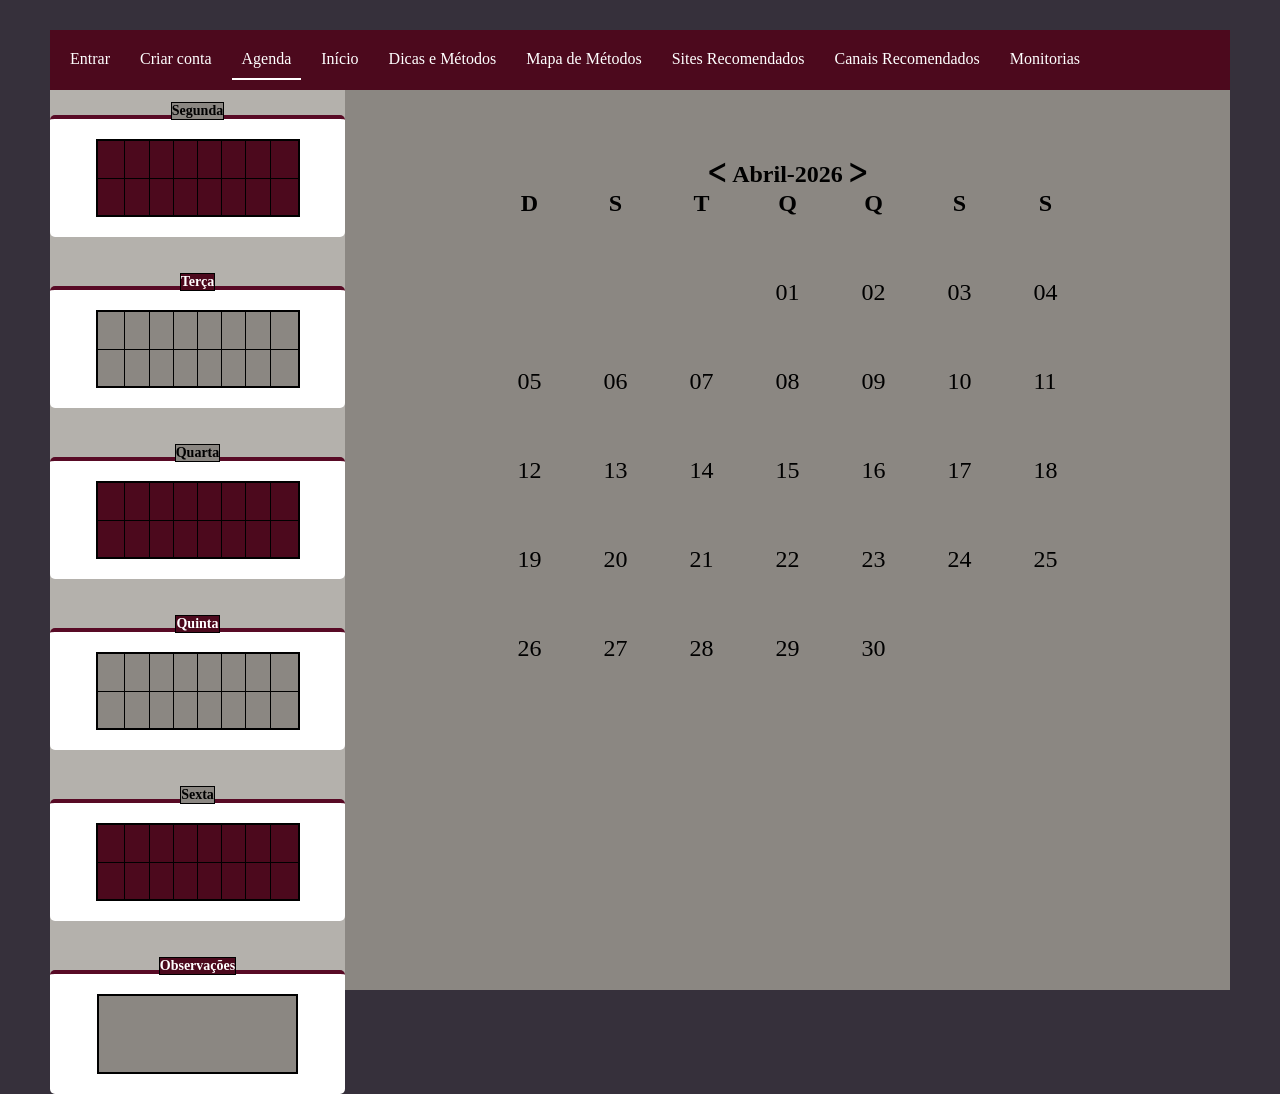
<file: agenda.html>
<!DOCTYPE html>
<html lang="pt-BR">

    <head>
        <meta charset="UTF-8">
        <meta
            name="viewport"
            content="width=device-width, initial-scale=1.0"
        >
        <title>IFocus | Agenda</title>
        <link rel="stylesheet" href="style.css">
    </head>
    <body class="body-agenda">
        <div class="pag_principal">

            <!-- MENU -->

            <nav class="menu">

                <a href="entrar.html">
                    Entrar
                </a>

                <a href="cadastro.html">
                    Criar conta
                </a>

                <a href="agenda.html" class="index">
                    Agenda
                </a>

                <a href="inicio.html">
                    Início
                </a>

                <a href="dicas.html">
                    Dicas e Métodos
                </a>

                <a href="metodos.html">
                    Mapa de Métodos
                </a>

                <a href="sites.html">
                    Sites Recomendados
                </a>

                <a href="canais.html">
                    Canais Recomendados
                </a>

                <a
                    href="monitorias.html"
                >
                    Monitorias
                </a>

            </nav>
        <main class="main-agenda">
            <aside class="dias-semana">
                <div class="container-tabela">
                    <div class="dia">
                        <h4 class="titulo-dia-semana">Segunda</h4>
                        <table class="tabela-dias-semana">
                            <tr>
                                <td></td>
                                <td></td>
                                <td></td>
                                <td></td>
                                <td></td>
                                <td></td>
                                <td></td>
                                <td></td>
                            </tr>
                            <tr>
                                <td></td>
                                <td></td>
                                <td></td>
                                <td></td>
                                <td></td>
                                <td></td>
                                <td></td>
                                <td></td>
                            </tr>
                        </table>
                    </div>
                    <div class="dia">
                        <h4 class="titulo-dia-semana">Terça</h4>
                        <table class="tabela-dias-semana">
                            <tr>
                                <td></td>
                                <td></td>
                                <td></td>
                                <td></td>
                                <td></td>
                                <td></td>
                                <td></td>
                                <td></td>
                            </tr>
                            <tr>
                                <td></td>
                                <td></td>
                                <td></td>
                                <td></td>
                                <td></td>
                                <td></td>
                                <td></td>
                                <td></td>
                            </tr>
                        </table>
                    </div>
                    <div class="dia">
                        <h4 class="titulo-dia-semana">Quarta</h4>
                        <table  class="tabela-dias-semana">
                            <tr>
                                <td></td>
                                <td></td>
                                <td></td>
                                <td></td>
                                <td></td>
                                <td></td>
                                <td></td>
                                <td></td>
                            </tr>
                            <tr>
                                <td></td>
                                <td></td>
                                <td></td>
                                <td></td>
                                <td></td>
                                <td></td>
                                <td></td>
                                <td></td>
                            </tr>
                        </table>
                    </div>
                    <div class="dia">
                        <h4 class="titulo-dia-semana">Quinta</h4>
                        <table  class="tabela-dias-semana">
                            <tr>
                                <td></td>
                                <td></td>
                                <td></td>
                                <td></td>
                                <td></td>
                                <td></td>
                                <td></td>
                                <td></td>
                            </tr>
                            <tr>
                                <td></td>
                                <td></td>
                                <td></td>
                                <td></td>
                                <td></td>
                                <td></td>
                                <td></td>
                                <td></td>
                            </tr>
                        </table>
                    </div>
                    <div class="dia">
                        <h4 class="titulo-dia-semana">Sexta</h4>
                        <table  class="tabela-dias-semana">
                            <tr>
                                <td></td>
                                <td></td>
                                <td></td>
                                <td></td>
                                <td></td>
                                <td></td>
                                <td></td>
                                <td></td>
                            </tr>
                            <tr>
                                <td></td>
                                <td></td>
                                <td></td>
                                <td></td>
                                <td></td>
                                <td></td>
                                <td></td>
                                <td></td>
                            </tr>
                        </table>
                    </div>
                    <div class="dia">
                        <h4 class="titulo-dia-semana">Observações</h4>
                        <div class="observacoes"></div>
                    </div>
                </div>
            </aside>
            <section class="calendario">
                <div class="mes-ano-calendario">
                    <h1>ᐸ Abril-2026 ᐳ</h1>
                </div>
                <table class="tabela-calendario">
                    <tr>
                        <th class="coluna-calendario">D</th>
                        <th class="coluna-calendario">S</th>
                        <th class="coluna-calendario">T</th>
                        <th class="coluna-calendario">Q</th>
                        <th class="coluna-calendario">Q</th>
                        <th class="coluna-calendario">S</th>
                        <th class="coluna-calendario">S</th>
                    </tr>
                    <tr>
                        <td class="coluna-calendario"></td>
                        <td class="coluna-calendario"></td>
                        <td class="coluna-calendario"></td>
                        <td class="coluna-calendario">01</td>
                        <td class="coluna-calendario">02</td>
                        <td class="coluna-calendario">03</td>
                        <td class="coluna-calendario">04</td>
                    </tr>
                    <tr>
                        <td class="coluna-calendario">05</td>
                        <td class="coluna-calendario">06</td>
                        <td class="coluna-calendario">07</td>
                        <td class="coluna-calendario">08</td>
                        <td class="coluna-calendario">09</td>
                        <td class="coluna-calendario">10</td>
                        <td class="coluna-calendario">11</td>
                    </tr>
                    <tr>
                        <td class="coluna-calendario">12</td>
                        <td class="coluna-calendario">13</td>
                        <td class="coluna-calendario">14</td>
                        <td class="coluna-calendario">15</td>
                        <td class="coluna-calendario">16</td>
                        <td class="coluna-calendario">17</td>
                        <td class="coluna-calendario">18</td>
                    </tr>
                    <tr>
                        <td class="coluna-calendario">19</td>
                        <td class="coluna-calendario">20</td>
                        <td class="coluna-calendario">21</td>
                        <td class="coluna-calendario">22</td>
                        <td class="coluna-calendario">23</td>
                        <td class="coluna-calendario">24</td>
                        <td class="coluna-calendario">25</td>
                    </tr>
                    <tr>
                        <td class="coluna-calendario">26</td>
                        <td class="coluna-calendario">27</td>
                        <td class="coluna-calendario">28</td>
                        <td class="coluna-calendario">29</td>
                        <td class="coluna-calendario">30</td>
                        <td class="coluna-calendario"></td>
                        <td class="coluna-calendario"></td>
                    </tr>
                </table>

            </section>
        </main>
    </body>
</html>
</file>
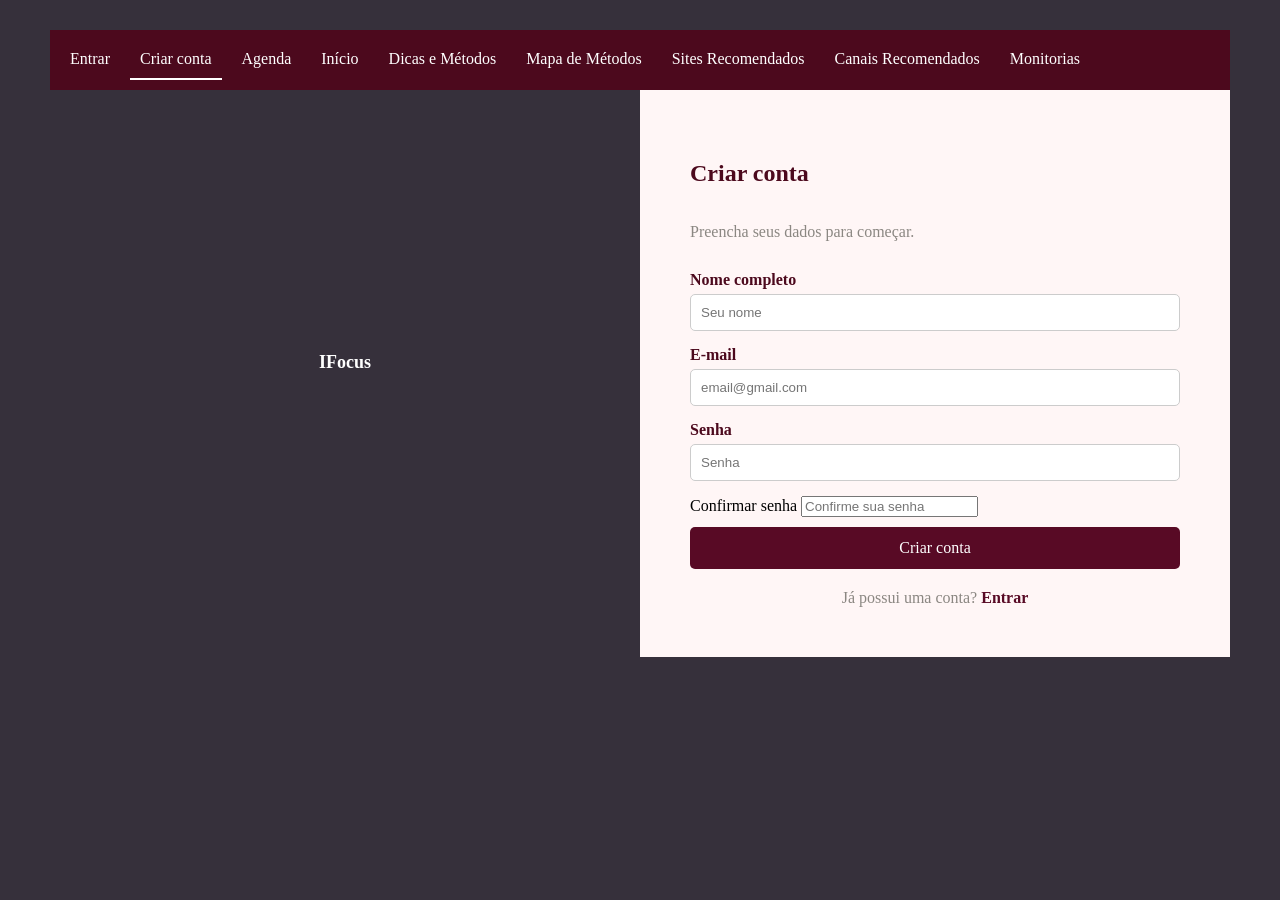
<file: cadastro.html>
<!DOCTYPE html>
<html lang="pt-BR">
    <head>
        <meta charset="UTF-8">
        <meta
            name="viewport"
            content="width=device-width, initial-scale=1.0"
        >
        <title>| IFocus |</title>
        <link rel="stylesheet" href="style.css">
    </head>
    <body>
        <div class="pag_principal">
            <!-- MENU -->
            <nav class="menu">

                <a href="entrar.html">
                    Entrar
                </a>

                <a href="cadastro.html" class="index">

                    Criar conta

                </a>
                
                <a href="agenda.html">
                    Agenda
                </a>

                <a href="inicio.html">
                    Início
                </a>

                <a href="dicas.html">
                    Dicas e Métodos
                </a>

                <a href="metodos.html">
                    Mapa de Métodos
                </a>

                <a href="sites.html">
                    Sites Recomendados
                </a>

                <a href="canais.html">
                    Canais Recomendados
                </a>

                <a href="monitorias.html">
                    Monitorias
                </a>

            </nav>

            <!-- CADASTRO -->

            <main class="login">

                <!-- TEXTOS -->
                <div class="textos">

                    <div class="inicio">

                        <div class="logo">
                            IFocus
                        </div>

                        <h1>
                            <!-- ESCREVER -->
                        </h1>

                        <p>
                            <!-- ESCREVER -->
                        </p>

                    </div>
                </div>
                <!-- FORMULÁRIO -->
                <div class="formulario">
                    <h2>
                        Criar conta
                    </h2>

                    <p class="subtitulo">
                        Preencha seus dados para começar.
                    </p>

                    <!-- NOME -->
                    <div class="campo">

                        <label>
                            Nome completo
                        </label>
                        <input
                            type="text"
                            placeholder="Seu nome"
                        >
                    </div>
                    <!-- EMAIL -->

                    <div class="campo">
                        <label>
                            E-mail
                        </label>
                        <input
                            type="email"
                            placeholder="email@gmail.com"
                        >
                    </div>
                    <!-- SENHA -->
                    <div class="campo">

                        <label>
                            Senha
                        </label>
                        <input
                            type="password"
                            placeholder="Senha"
                        >
                    </div>
                    <!-- CONFIRMAR SENHA -->
                    <div class="confirmar_senha">
                        <label>
                            Confirmar senha
                        </label>
                        <input
                            type="password"
                            placeholder="Confirme sua senha"
                        >
                    </div>
                    <!-- BOTÃO -->
                    <a
                        href="inicio.html"
                        class="botao_login"
                    >
                        Criar conta
                    </a>

                    <!-- TROCAR DE CONTA -->
                    <div class="trocar_conta">
                        Já possui uma conta?
                        <a href="index.html">
                            Entrar
                        </a>
                    </div>
                </div>
            </main>
        </div>
    </body>
</html>
</file>
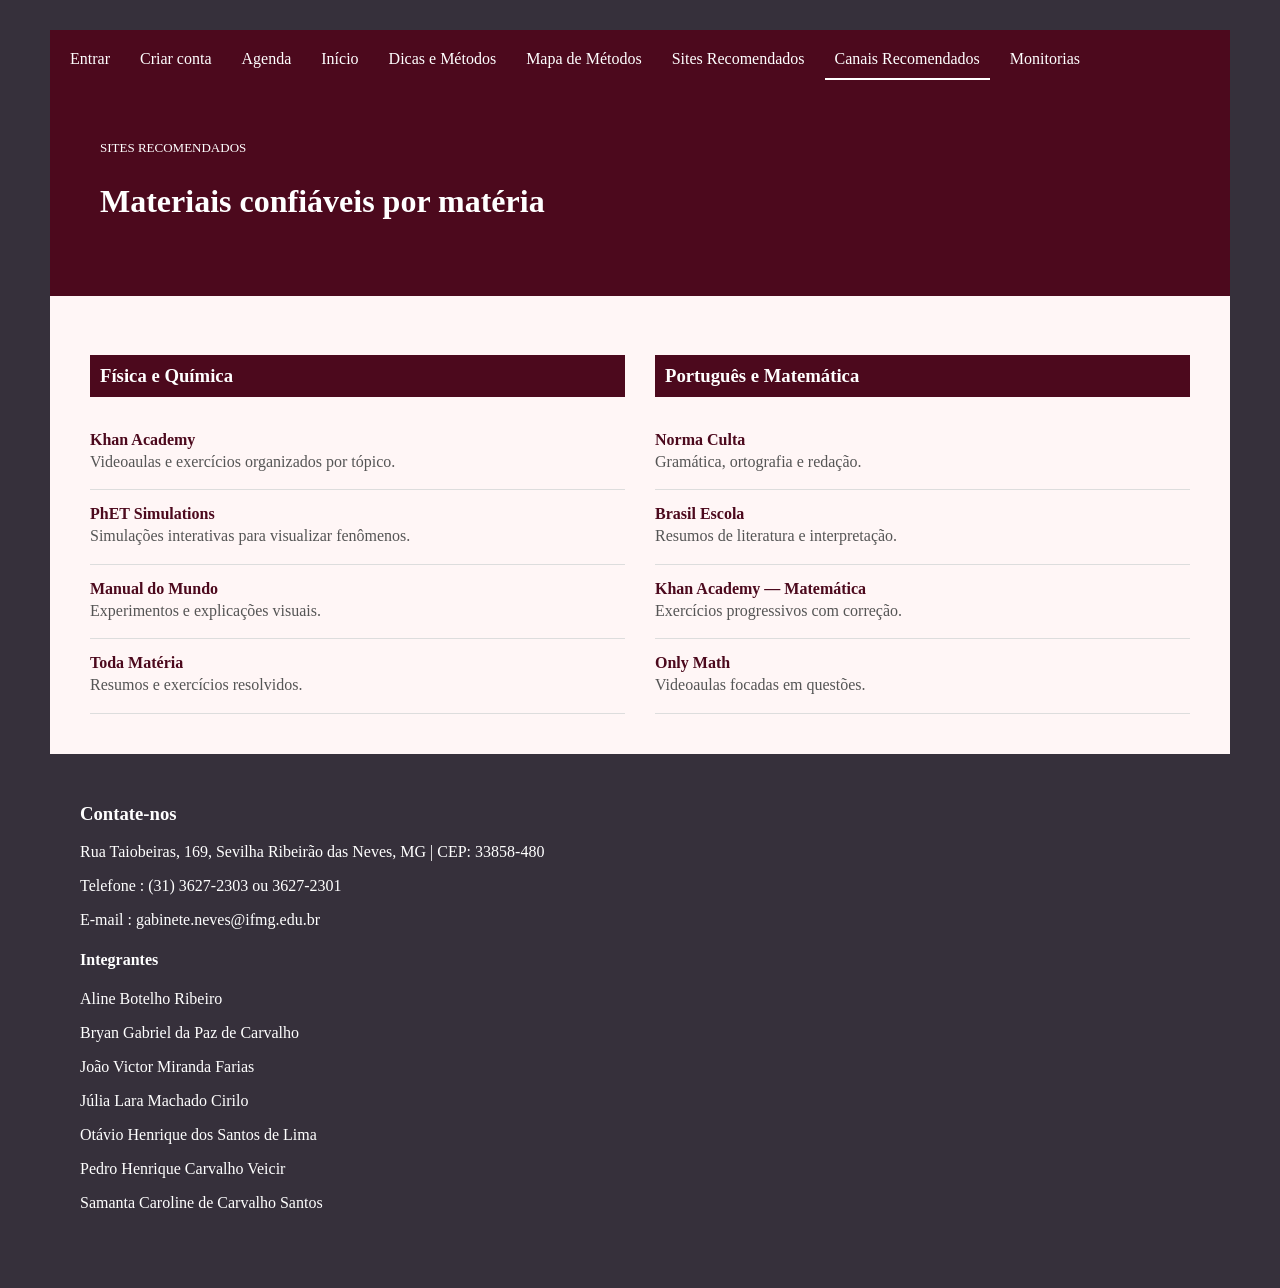
<file: canais.html>
<!DOCTYPE html>
<html lang="pt-BR">

    <head>

        <meta charset="UTF-8">

        <meta
            name="viewport"
            content="width=device-width, initial-scale=1.0"
        >

        <title>IFocus | Canais Recomendados</title>
        <link rel="stylesheet" href="style.css">

    </head>


    <body>

        <div class="pag_principal">

            <nav class="menu">

                <a href="entrar.html">Entrar</a>
                <a href="cadastro.html">Criar conta</a>
                <a href="agenda.html">
                    Agenda
                </a>
                <a href="inicio.html">Início</a>
                <a href="dicas.html">Dicas e Métodos</a>
                <a href="metodos.html">Mapa de Métodos</a>
                <a href="sites.html">
                    Sites Recomendados
                </a>

                <a
                    href="canais.html"
                    class="index"
                >
                    Canais Recomendados
                </a>

                <a href="monitorias.html">
                    Monitorias
                </a>

            </nav>


            <!-- HERO -->

            <section class="cabeca">

                <div class="titulo_inferior">
                    SITES RECOMENDADOS
                </div>

                <h1>
                    Materiais confiáveis por matéria
                </h1>

            </section>


            <!-- SITES -->

            <main class="conteudo">
                <section class="materiais">
                    <!-- COLUNA 1 -->

                    <div class="materia">

                        <h3>
                            Física e Química
                        </h3>

                        <div class="item">

                            <div class="nome">
                                Khan Academy
                            </div>

                            <div class="descricao">
                                Videoaulas e exercícios organizados por tópico.
                            </div>

                        </div>


                        <div class="item">

                            <div class="nome">
                                PhET Simulations
                            </div>

                            <div class="descricao">
                                Simulações interativas para visualizar fenômenos.
                            </div>

                        </div>


                        <div class="item">

                            <div class="nome">
                                Manual do Mundo
                            </div>

                            <div class="descricao">
                                Experimentos e explicações visuais.
                            </div>

                        </div>


                        <div class="item">

                            <div class="nome">
                                Toda Matéria
                            </div>

                            <div class="descricao">
                                Resumos e exercícios resolvidos.
                            </div>
                        </div>
                    </div>
                    <!-- COLUNA 2 -->

                    <div class="materia">

                        <h3>
                            Português e Matemática
                        </h3>

                        <div class="item">

                            <div class="nome">
                                Norma Culta
                            </div>

                            <div class="descricao">
                                Gramática, ortografia e redação.
                            </div>

                        </div>

                        <div class="item">

                            <div class="nome">
                                Brasil Escola
                            </div>

                            <div class="descricao">
                                Resumos de literatura e interpretação.
                            </div>

                        </div>

                        <div class="item">

                            <div class="nome">
                                Khan Academy — Matemática
                            </div>

                            <div class="descricao">
                                Exercícios progressivos com correção.
                            </div>
                        </div>


                        <div class="item">

                            <div class="nome">
                                Only Math
                            </div>

                            <div class="descricao">
                                Videoaulas focadas em questões.
                            </div>
                        </div>
                    </div>
                </section>
            </main>
            <footer class="site-footer">

                <div class="col">
                    <h3>Contate-nos</h3>
                    <p>Rua Taiobeiras, 169, Sevilha Ribeirão das Neves, MG | CEP: 33858-480</p>
                    <p>Telefone : (31) 3627-2303 ou 3627-2301</p>
                    <p>E-mail : gabinete.neves@ifmg.edu.br</p>
            
                    <h4>Integrantes</h4>
                    <p>Aline Botelho Ribeiro</p>
                    <p>Bryan Gabriel da Paz de Carvalho</p>
                    <p>João Victor Miranda Farias</p>
                    <p>Júlia Lara Machado Cirilo</p>
                    <p>Otávio Henrique dos Santos de Lima</p>
                    <p>Pedro Henrique Carvalho Veicir</p>
                    <p>Samanta Caroline de Carvalho Santos</p>
                </div>
            </footer>
        </div>
    </body>
</html>
</file>
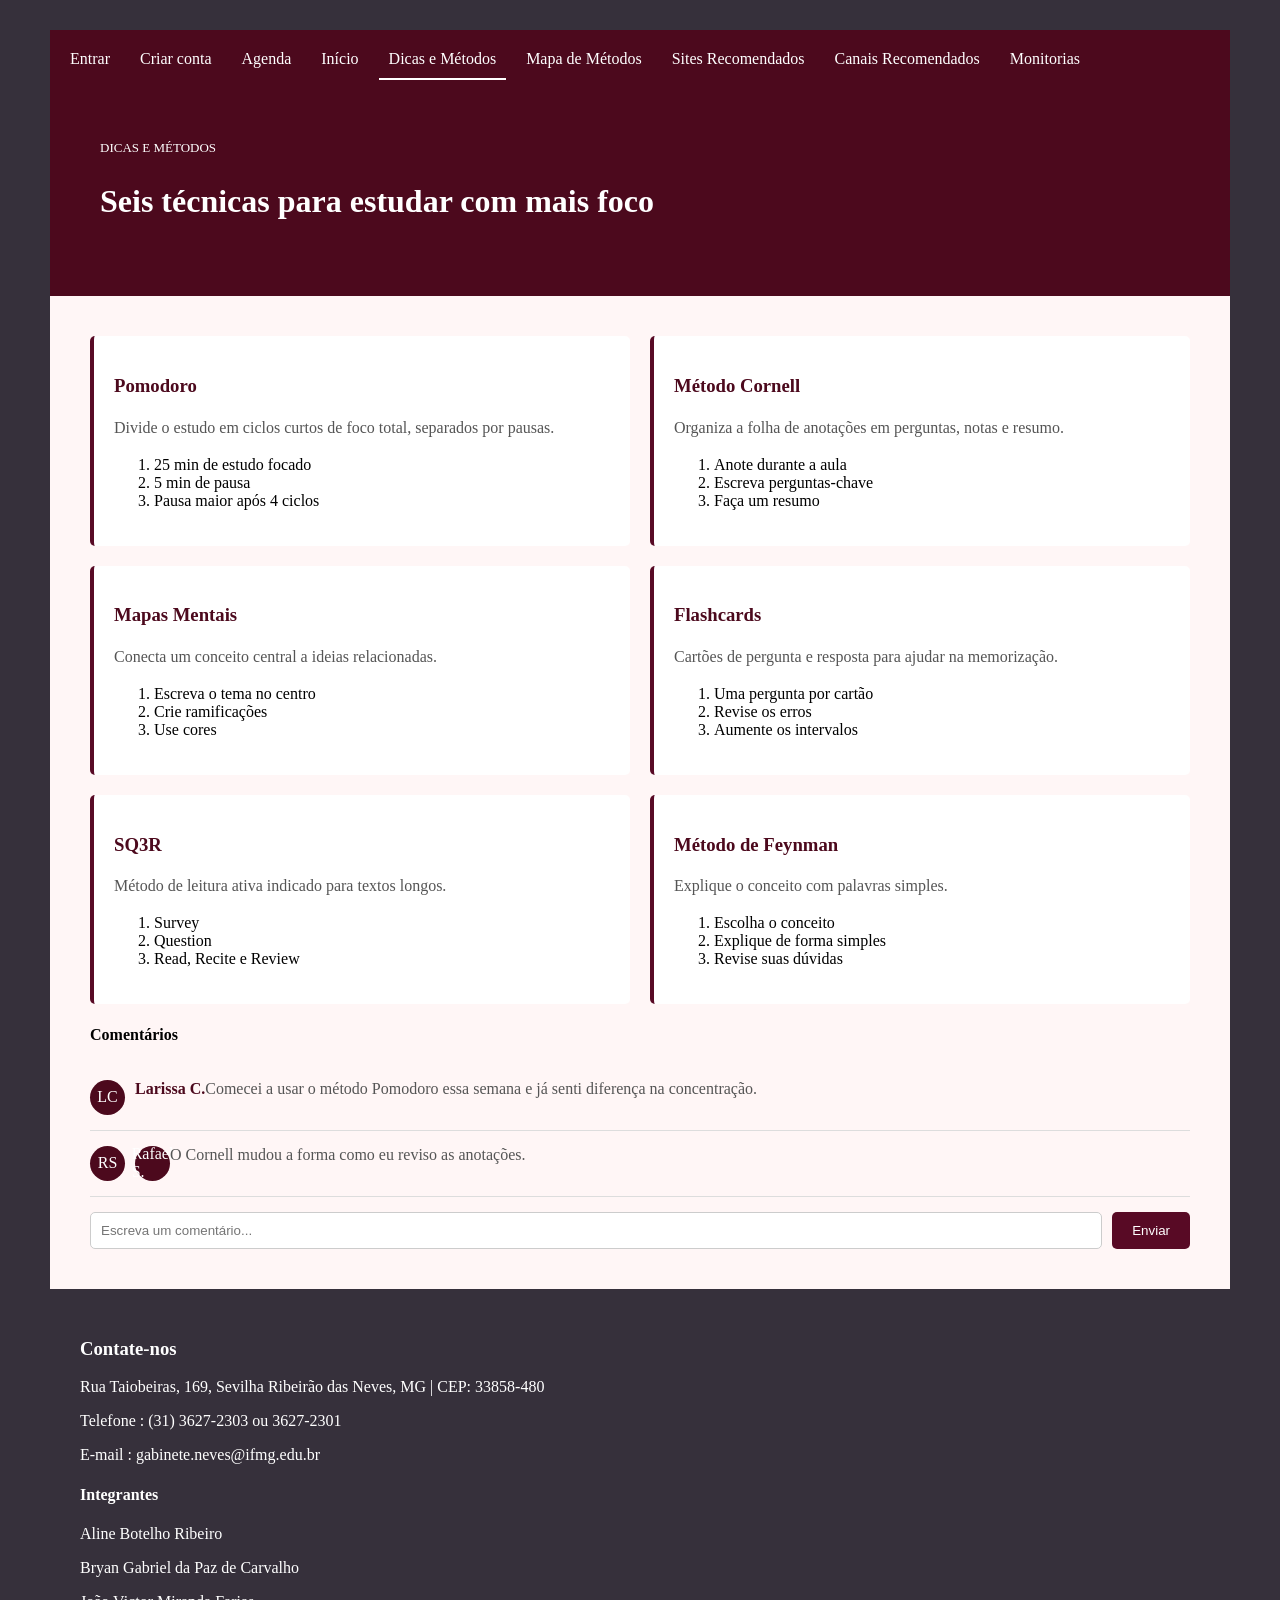
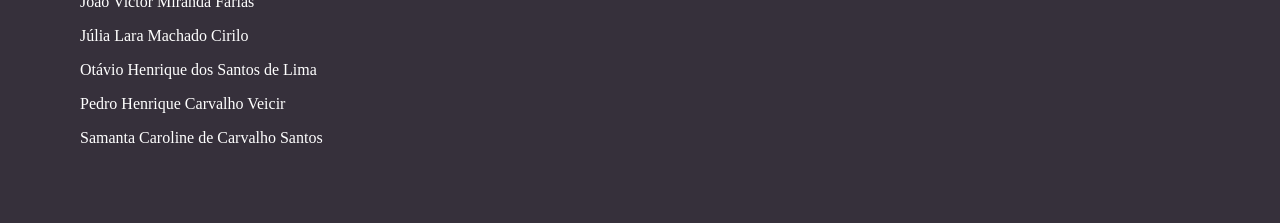
<file: dicas.html>
<!DOCTYPE html>
<html lang="pt-BR">

    <head>
        <meta charset="UTF-8">

        <meta
            name="viewport"
            content="width=device-width, initial-scale=1.0"
        >

        <title>IFocus | Dicas e Métodos</title>
        <link rel="stylesheet" href="style.css">

    </head>

    <body>

        <div class="pag_principal">

            <nav class="menu">

                <a href="entrar.html">Entrar</a>
                <a href="cadastro.html">Criar conta</a>
                <a href="agenda.html">
                    Agenda
                </a>
                <a href="inicio.html">Início</a>

                <a
                    href="dicas.html"
                    class="index"
                >
                    Dicas e Métodos
                </a>

                <a href="metodos.html">
                    Mapa de Métodos
                </a>

                <a href="sites.html">
                    Sites Recomendados
                </a>

                <a href="canais.html">
                    Canais Recomendados
                </a>

                <a href="monitorias.html">
                    Monitorias
                </a>

            </nav>


            <!-- HERO -->

            <section class="cabeca">

                <div class="titulo_inferior">
                    DICAS E MÉTODOS
                </div>

                <h1>
                    Seis técnicas para estudar com mais foco
                </h1>

            </section>


            <!-- MÉTODOS -->

            <main class="conteudo">
                <section class="area_metodo">
                    <article class="area_conteudo">

                        <h3>
                            Pomodoro
                        </h3>

                        <p>
                            Divide o estudo em ciclos curtos
                            de foco total, separados por pausas.
                        </p>

                        <ol>
                            <li>25 min de estudo focado</li>
                            <li>5 min de pausa</li>
                            <li>Pausa maior após 4 ciclos</li>
                        </ol>

                    </article>

                    <article class="area_conteudo">

                        <h3>
                            Método Cornell
                        </h3>

                        <p>
                            Organiza a folha de anotações
                            em perguntas, notas e resumo.
                        </p>

                        <ol>
                            <li>Anote durante a aula</li>
                            <li>Escreva perguntas-chave</li>
                            <li>Faça um resumo</li>
                        </ol>

                    </article>

                    <article class="area_conteudo">

                        <h3>
                            Mapas Mentais
                        </h3>

                        <p>
                            Conecta um conceito central
                            a ideias relacionadas.
                        </p>

                        <ol>
                            <li>Escreva o tema no centro</li>
                            <li>Crie ramificações</li>
                            <li>Use cores</li>
                        </ol>
                    </article>

                    <article class="area_conteudo">

                        <h3>
                            Flashcards
                        </h3>

                        <p>
                            Cartões de pergunta e resposta
                            para ajudar na memorização.
                        </p>

                        <ol>
                            <li>Uma pergunta por cartão</li>
                            <li>Revise os erros</li>
                            <li>Aumente os intervalos</li>
                        </ol>

                    </article>


                    <article class="area_conteudo">
                        <h3>
                            SQ3R
                        </h3>

                        <p>
                            Método de leitura ativa
                            indicado para textos longos.
                        </p>

                        <ol>
                            <li>Survey</li>
                            <li>Question</li>
                            <li>Read, Recite e Review</li>
                        </ol>

                    </article>

                    <article class="area_conteudo">
                        <h3>
                            Método de Feynman
                        </h3>
                        <p>
                            Explique o conceito com palavras simples.
                        </p>
                        <ol>
                            <li>Escolha o conceito</li>
                            <li>Explique de forma simples</li>
                            <li>Revise suas dúvidas</li>
                        </ol>
                    </article>


                </section>


                <!-- COMENTÁRIOS -->

                <section class="area_comentarios">

                    <h4>
                        Comentários
                    </h4>


                    <div id="lista_coment">

                        <div class="comentario">

                            <div class="avatar">
                                LC
                            </div>
                            <div class="corpo">

                                <div class="user">
                                    Larissa C.
                                </div>

                                <div class="texto">
                                    Comecei a usar o método Pomodoro
                                    essa semana e já senti diferença
                                    na concentração.
                                </div>

                            </div>

                        </div>


                        <div class="comentario">
                            <div class="avatar">
                                RS
                            </div>
                            <div class="corpo">
                                <div class="avatar">
                                    Rafael S.
                                </div>
                                <div class="texto">
                                    O Cornell mudou a forma como
                                    eu reviso as anotações.
                                </div>
                            </div>
                        </div>
                    </div>
                    <!-- FORMULÁRIO -->

                    <div class="comment-form">
                        <input
                            type="text"
                            id="commentInput"
                            placeholder="Escreva um comentário..."
                        >
                        <button id="commentButton">
                            Enviar
                        </button>
                    </div>
                </section>
            </main>
            <footer class="site-footer">

                <div class="col">
                    <h3>Contate-nos</h3>
                    <p>Rua Taiobeiras, 169, Sevilha Ribeirão das Neves, MG | CEP: 33858-480</p>
                    <p>Telefone : (31) 3627-2303 ou 3627-2301</p>
                    <p>E-mail : gabinete.neves@ifmg.edu.br</p>
            
                    <h4>Integrantes</h4>
                    <p>Aline Botelho Ribeiro</p>
                    <p>Bryan Gabriel da Paz de Carvalho</p>
                    <p>João Victor Miranda Farias</p>
                    <p>Júlia Lara Machado Cirilo</p>
                    <p>Otávio Henrique dos Santos de Lima</p>
                    <p>Pedro Henrique Carvalho Veicir</p>
                    <p>Samanta Caroline de Carvalho Santos</p>
                </div>
            </footer>
        </div>
        <script src="comentarios.js"></script>
    </body>
</html>
</file>
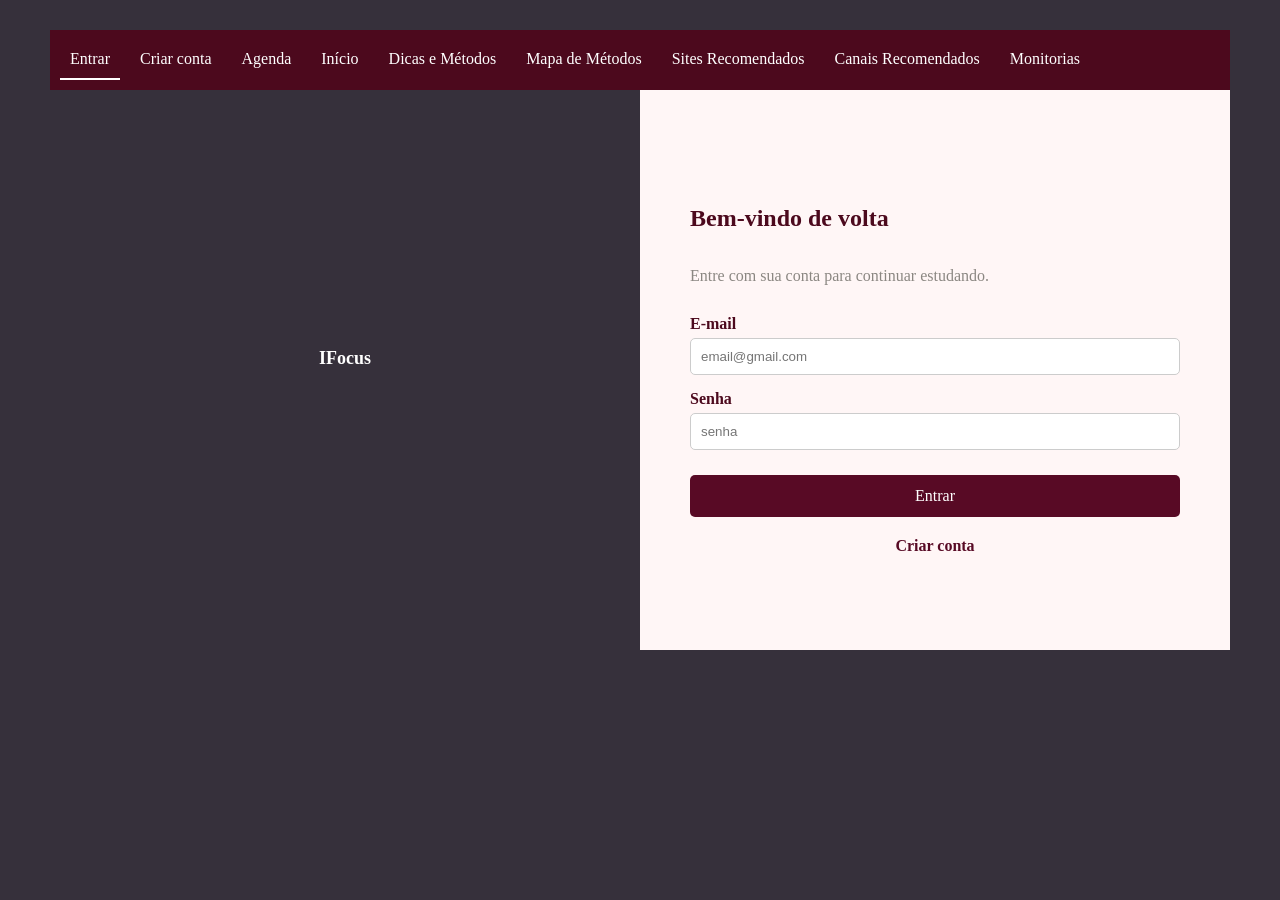
<file: entrar.html>
<!DOCTYPE html>
<html lang="pt-BR">
    <head>
        <meta charset="UTF-8">
        <meta
            name="viewport"
            content="width=device-width, initial-scale=1.0"
        >
        <title>| IFocus |</title>
        <link rel="stylesheet" href="style.css">
    </head>
    <body>
        <div class="pag_principal">
            <!-- MENU -->

            <nav class="menu">

                <a href="entrar.html" class="index">
                    Entrar
                </a>

                <a href="cadastro.html">
                    Criar conta
                </a>

                <a href="agenda.html">
                    Agenda
                </a>

                <a href="inicio.html">
                    Início
                </a>

                <a href="dicas.html">
                    Dicas e Métodos
                </a>

                <a href="metodos.html">
                    Mapa de Métodos
                </a>

                <a href="sites.html">
                    Sites Recomendados
                </a>

                <a href="canais.html">
                    Canais Recomendados
                </a>

                <a href="monitorias.html">
                    Monitorias
                </a>

            </nav>
            <!-- LOGIN -->

            <main class="login">
                <div class="textos">
                    <div class="inicio">
                        <div class="logo">
                            IFocus
                        </div>
                        <h1>
                            <!-- ESCREVER -->
                        </h1>
                        <p>
                            <!-- ESCREVER -->
                        </p>
                    </div>
                </div>
                <div class="formulario">

                    <h2>
                        Bem-vindo de volta
                    </h2>

                    <p class="subtitulo">
                        Entre com sua conta para continuar estudando.
                    </p>
                    <div class="campo">
                        <label>
                            E-mail
                        </label>
                        <input
                            type="email"
                            placeholder="email@gmail.com"
                        >
                    </div>
                    <div class="campo">
                        <label>
                            Senha
                        </label>
                        <input
                            type="password"
                            placeholder="senha"
                        >
                    </div>

                    <a
                        href="inicio.html"
                        class="botao_login"
                    >
                        Entrar
                    </a>

                    <div class="trocar_conta">
                        <a href="cadastro.html">
                            Criar conta
                        </a>
                    </div>
                </div>
            </main>
        </div>
    </body>
</html>
</file>
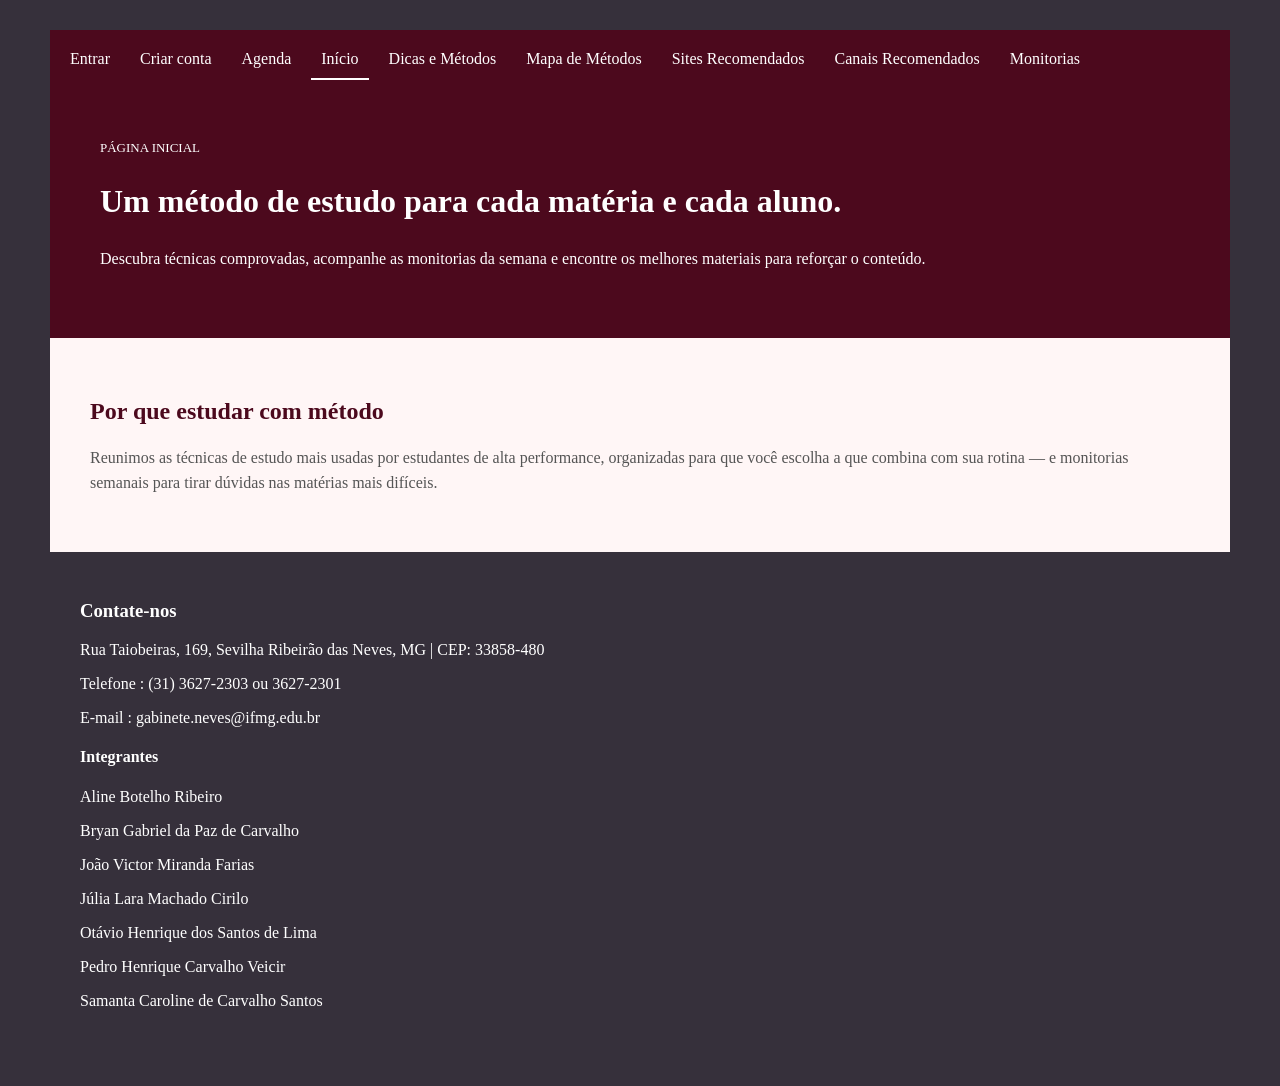
<file: inicio.html>
<!DOCTYPE html>
<html lang="pt-BR">

    <head>
        <meta charset="UTF-8">
        <meta
            name="viewport"
            content="width=device-width, initial-scale=1.0"
        >

        <title>IFocus | Início</title>
        <link rel="stylesheet" href="style.css">

    </head>


    <body>

        <div class="pag_principal">

            <!-- MENU -->

            <nav class="menu">

                <a href="index.html">
                    Entrar
                </a>

                <a href="cadastro.html">
                    Criar conta
                </a>

                <a href="agenda.html">
                    Agenda
                </a>

                <a
                    href="inicio.html"
                    class="index"
                >
                    Início
                </a>

                <a href="dicas.html">
                    Dicas e Métodos
                </a>

                <a href="metodos.html">
                    Mapa de Métodos
                </a>

                <a href="sites.html">
                    Sites Recomendados
                </a>

                <a href="canais.html">
                    Canais Recomendados
                </a>

                <a href="monitorias.html">
                    Monitorias
                </a>

            </nav>


            <!-- HERO -->

            <section class="cabeca">

                <div class="titulo_inferior">
                    PÁGINA INICIAL
                </div>


                <h1>
                    Um método de estudo para cada matéria e cada aluno.
                </h1>


                <p>
                    Descubra técnicas comprovadas,
                    acompanhe as monitorias da semana
                    e encontre os melhores materiais
                    para reforçar o conteúdo.
                </p>

            </section>


            <!-- CONTEÚDO -->

            <section class="conteudo">

                <h2 class="titulo">
                    Por que estudar com método
                </h2>


                <p class="descricao">

                    Reunimos as técnicas de estudo mais usadas
                    por estudantes de alta performance,
                    organizadas para que você escolha a que
                    combina com sua rotina — e monitorias
                    semanais para tirar dúvidas nas matérias
                    mais difíceis.

                </p>

            </section>


            <!-- FOOTER -->

            <footer class="site-footer">

                <div class="col">
                    <h3>Contate-nos</h3>
                    <p>Rua Taiobeiras, 169, Sevilha Ribeirão das Neves, MG | CEP: 33858-480</p>
                    <p>Telefone : (31) 3627-2303 ou 3627-2301</p>
                    <p>E-mail : gabinete.neves@ifmg.edu.br</p>
            
                    <h4>Integrantes</h4>
                    <p>Aline Botelho Ribeiro</p>
                    <p>Bryan Gabriel da Paz de Carvalho</p>
                    <p>João Victor Miranda Farias</p>
                    <p>Júlia Lara Machado Cirilo</p>
                    <p>Otávio Henrique dos Santos de Lima</p>
                    <p>Pedro Henrique Carvalho Veicir</p>
                    <p>Samanta Caroline de Carvalho Santos</p>
                </div>
            </footer>
        </div>
    </body>
</html>
</file>
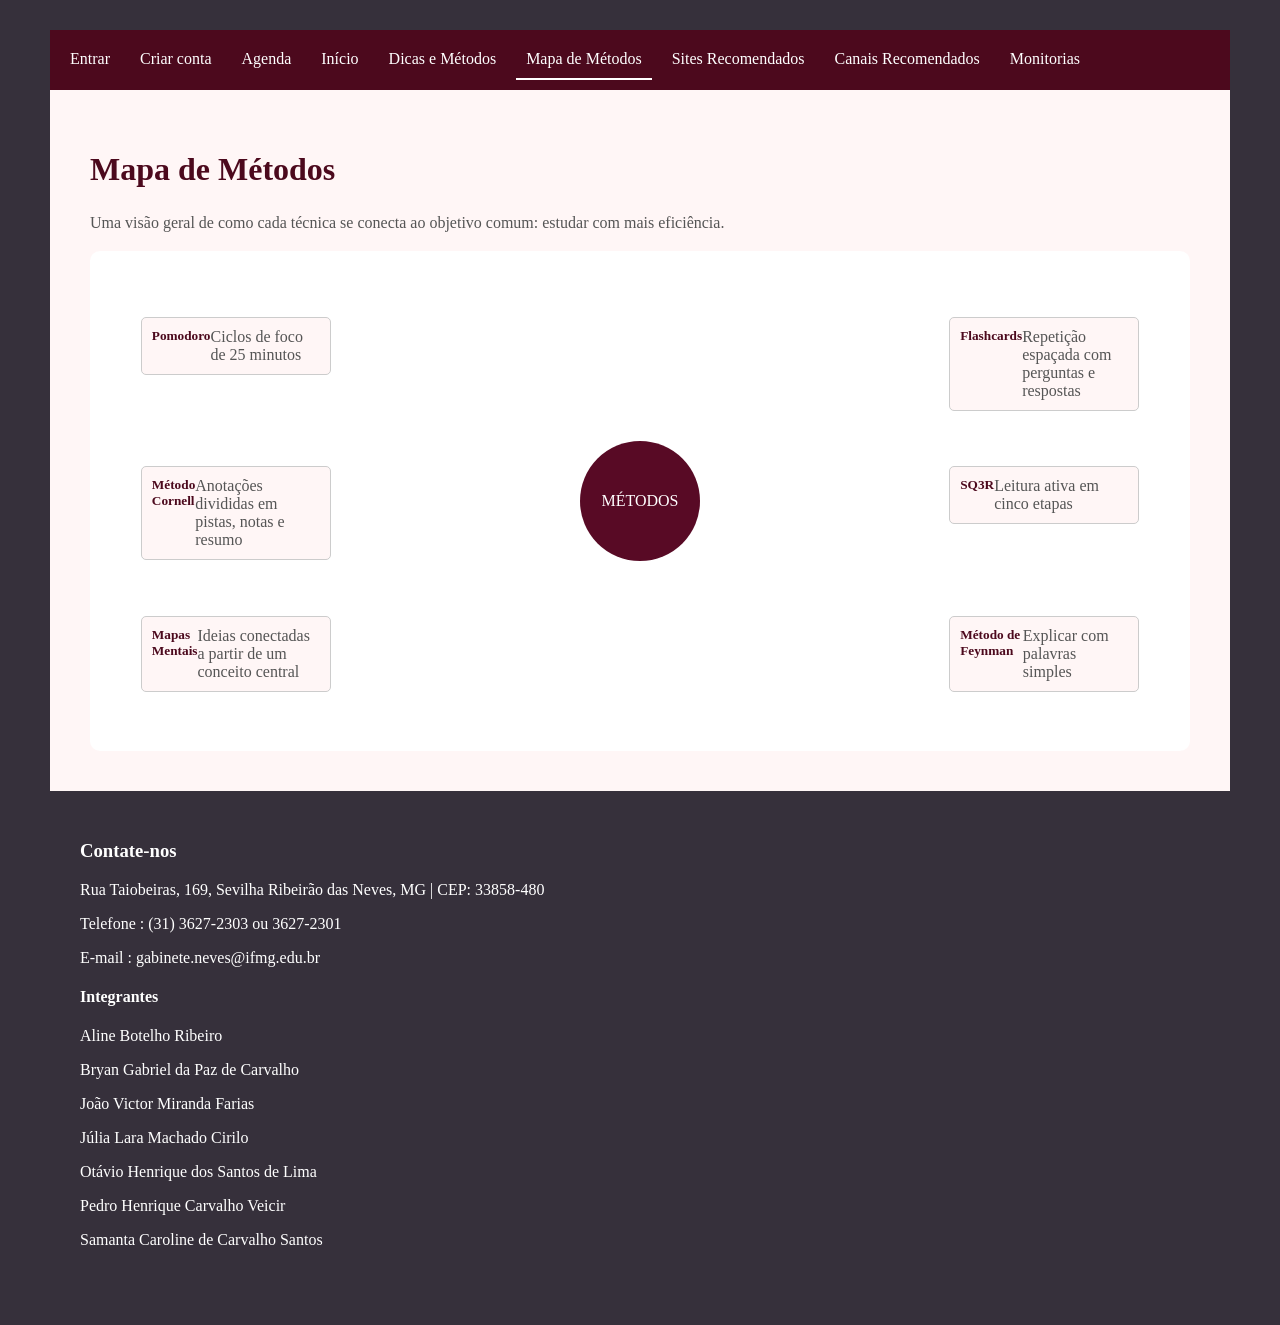
<file: metodos.html>
<!DOCTYPE html>
<html lang="pt-BR">

    <head>

        <meta charset="UTF-8">

        <meta
            name="viewport"
            content="width=device-width, initial-scale=1.0"
        >

        <title>IFocus | Mapa de Métodos</title>
        <link rel="stylesheet" href="style.css">

    </head>


    <body>

        <div class="pag_principal">
            <nav class="menu">

                <a href="entrar.html">Entrar</a>
                <a href="cadastro.html">Criar conta</a>
                <a href="agenda.html">
                    Agenda
                </a>
                <a href="inicio.html">Início</a>
                <a href="dicas.html">Dicas e Métodos</a>

                <a
                    href="metodos.html"
                    class="index"
                >
                    Mapa de Métodos
                </a>

                <a href="sites.html">
                    Sites Recomendados
                </a>

                <a href="canais.html">
                    Canais Recomendados
                </a>

                <a href="monitorias.html">
                    Monitorias
                </a>

            </nav>

            <main class="conteudo">

                <h1 class="titulo">
                    Mapa de Métodos
                </h1>

                <p class="descricao">

                    Uma visão geral de como cada técnica
                    se conecta ao objetivo comum:
                    estudar com mais eficiência.

                </p>

                <section class="area_mapa">

                    <div
                        class="mapa_mental"
                        id="mapa_mental"
                    >

                        <!-- CENTRO -->

                        <div class="centro">
                            MÉTODOS
                        </div>


                        <!-- ESQUERDA -->

                        <div
                            class="metodo_mapa"
                            style="left:2%; top:8%;"
                        >
                            <h5>Pomodoro</h5>

                            <p>
                                Ciclos de foco de 25 minutos
                            </p>

                        </div>


                        <div
                            class="metodo_mapa"
                            style="left:2%; top:42%;"
                        >

                            <h5>Método Cornell</h5>

                            <p>
                                Anotações divididas
                                em pistas, notas e resumo
                            </p>

                        </div>


                        <div
                            class="metodo_mapa"
                            style="left:2%; top:76%;"
                        >

                            <h5>Mapas Mentais</h5>

                            <p>
                                Ideias conectadas
                                a partir de um conceito central
                            </p>

                        </div>


                        <!-- DIREITA -->

                        <div
                            class="metodo_mapa"
                            style="right:2%; top:8%;"
                        >

                            <h5>Flashcards</h5>

                            <p>
                                Repetição espaçada
                                com perguntas e respostas
                            </p>

                        </div>

                        <div
                            class="metodo_mapa"
                            style="right:2%; top:42%;"
                        >
                            <h5>SQ3R</h5>

                            <p>
                                Leitura ativa em cinco etapas
                            </p>

                        </div>

                        <div
                            class="metodo_mapa"
                            style="right:2%; top:76%;"
                        >
                            <h5>Método de Feynman</h5>
                            <p>
                                Explicar com palavras simples
                            </p>
                        </div>
                    </div>
                </section>
            </main>
            <footer class="site-footer">

                <div class="col">
                    <h3>Contate-nos</h3>
                    <p>Rua Taiobeiras, 169, Sevilha Ribeirão das Neves, MG | CEP: 33858-480</p>
                    <p>Telefone : (31) 3627-2303 ou 3627-2301</p>
                    <p>E-mail : gabinete.neves@ifmg.edu.br</p>
            
                    <h4>Integrantes</h4>
                    <p>Aline Botelho Ribeiro</p>
                    <p>Bryan Gabriel da Paz de Carvalho</p>
                    <p>João Victor Miranda Farias</p>
                    <p>Júlia Lara Machado Cirilo</p>
                    <p>Otávio Henrique dos Santos de Lima</p>
                    <p>Pedro Henrique Carvalho Veicir</p>
                    <p>Samanta Caroline de Carvalho Santos</p>
                </div>
            </footer>
        </div>
        <script src="mapa.js"></script>
    </body>
</html>
</file>
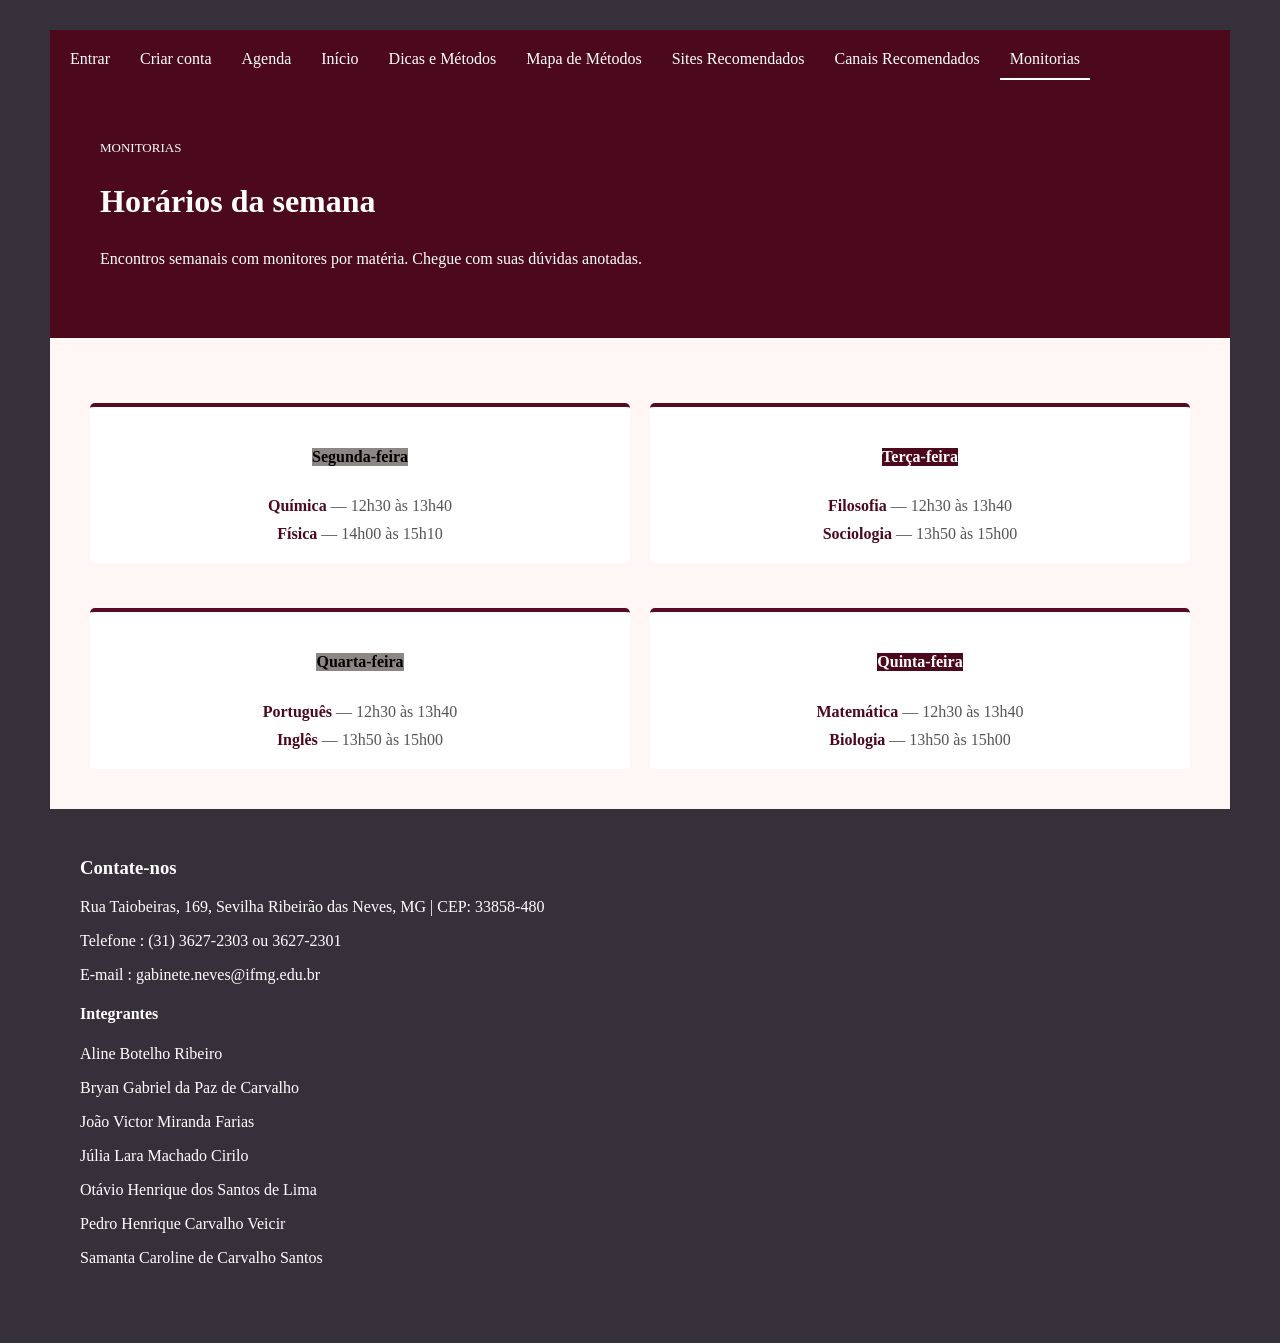
<file: monitorias.html>
<!DOCTYPE html>
<html lang="pt-BR">

    <head>

        <meta charset="UTF-8">

        <meta
            name="viewport"
            content="width=device-width, initial-scale=1.0"
        >

        <title>IFocus | Monitorias</title>
        <link rel="stylesheet" href="style.css">

    </head>

    <body>

        <div class="pag_principal">

            <!-- MENU -->

            <nav class="menu">

                <a href="entrar.html">
                    Entrar
                </a>

                <a href="cadastro.html">
                    Criar conta
                </a>

                <a href="agenda.html">
                    Agenda
                </a>

                <a href="inicio.html">
                    Início
                </a>

                <a href="dicas.html">
                    Dicas e Métodos
                </a>

                <a href="metodos.html">
                    Mapa de Métodos
                </a>

                <a href="sites.html">
                    Sites Recomendados
                </a>

                <a href="canais.html">
                    Canais Recomendados
                </a>

                <a
                    href="monitorias.html"
                    class="index"
                >
                    Monitorias
                </a>

            </nav>


            <!-- HERO -->

            <section class="cabeca">

                <div class="titulo_inferior">
                    MONITORIAS
                </div>

                <h1>
                    Horários da semana
                </h1>

                <p>
                    Encontros semanais com monitores por matéria.
                    Chegue com suas dúvidas anotadas.
                </p>

            </section>

            <!-- HORÁRIOS -->

            <main class="conteudo">
                <section class="schedule-grid">

                    <article class="dia">

                        <h4>
                            Segunda-feira
                        </h4>

                        <div class="monit">
                            <b>
                                Química
                            </b>
                            — 12h30 às 13h40
                        </div>

                        <div class="monit">
                            <b>
                                Física
                            </b>
                            — 14h00 às 15h10
                        </div>

                    </article>

                    <article class="dia">

                        <h4>
                            Terça-feira
                        </h4>

                        <div class="monit">
                            <b>
                                Filosofia
                            </b>
                            — 12h30 às 13h40
                        </div>

                        <div class="monit">
                            <b>
                                Sociologia
                            </b>
                            — 13h50 às 15h00
                        </div>
                    </article>

                    <article class="dia">

                        <h4>
                            Quarta-feira
                        </h4>

                        <div class="monit">
                            <b>
                                Português
                            </b>
                            — 12h30 às 13h40

                        </div>
                        <div class="monit">
                            <b>
                                Inglês
                            </b>
                            — 13h50 às 15h00
                        </div>
                    </article>

                    <article class="dia">
                        <h4>
                            Quinta-feira
                        </h4>

                        <div class="monit">
                            <b>
                                Matemática
                            </b>
                            — 12h30 às 13h40
                        </div>

                        <div class="monit">
                            <b>
                                Biologia
                            </b>
                            — 13h50 às 15h00
                        </div>
                    </article>
                </section>
            </main>
            <footer class="site-footer">

                <div class="col">
                    <h3>Contate-nos</h3>
                    <p>Rua Taiobeiras, 169, Sevilha Ribeirão das Neves, MG | CEP: 33858-480</p>
                    <p>Telefone : (31) 3627-2303 ou 3627-2301</p>
                    <p>E-mail : gabinete.neves@ifmg.edu.br</p>
            
                    <h4>Integrantes</h4>
                    <p>Aline Botelho Ribeiro</p>
                    <p>Bryan Gabriel da Paz de Carvalho</p>
                    <p>João Victor Miranda Farias</p>
                    <p>Júlia Lara Machado Cirilo</p>
                    <p>Otávio Henrique dos Santos de Lima</p>
                    <p>Pedro Henrique Carvalho Veicir</p>
                    <p>Samanta Caroline de Carvalho Santos</p>
                </div>
            </footer>
        </div>
    </body>
</html>
</file>
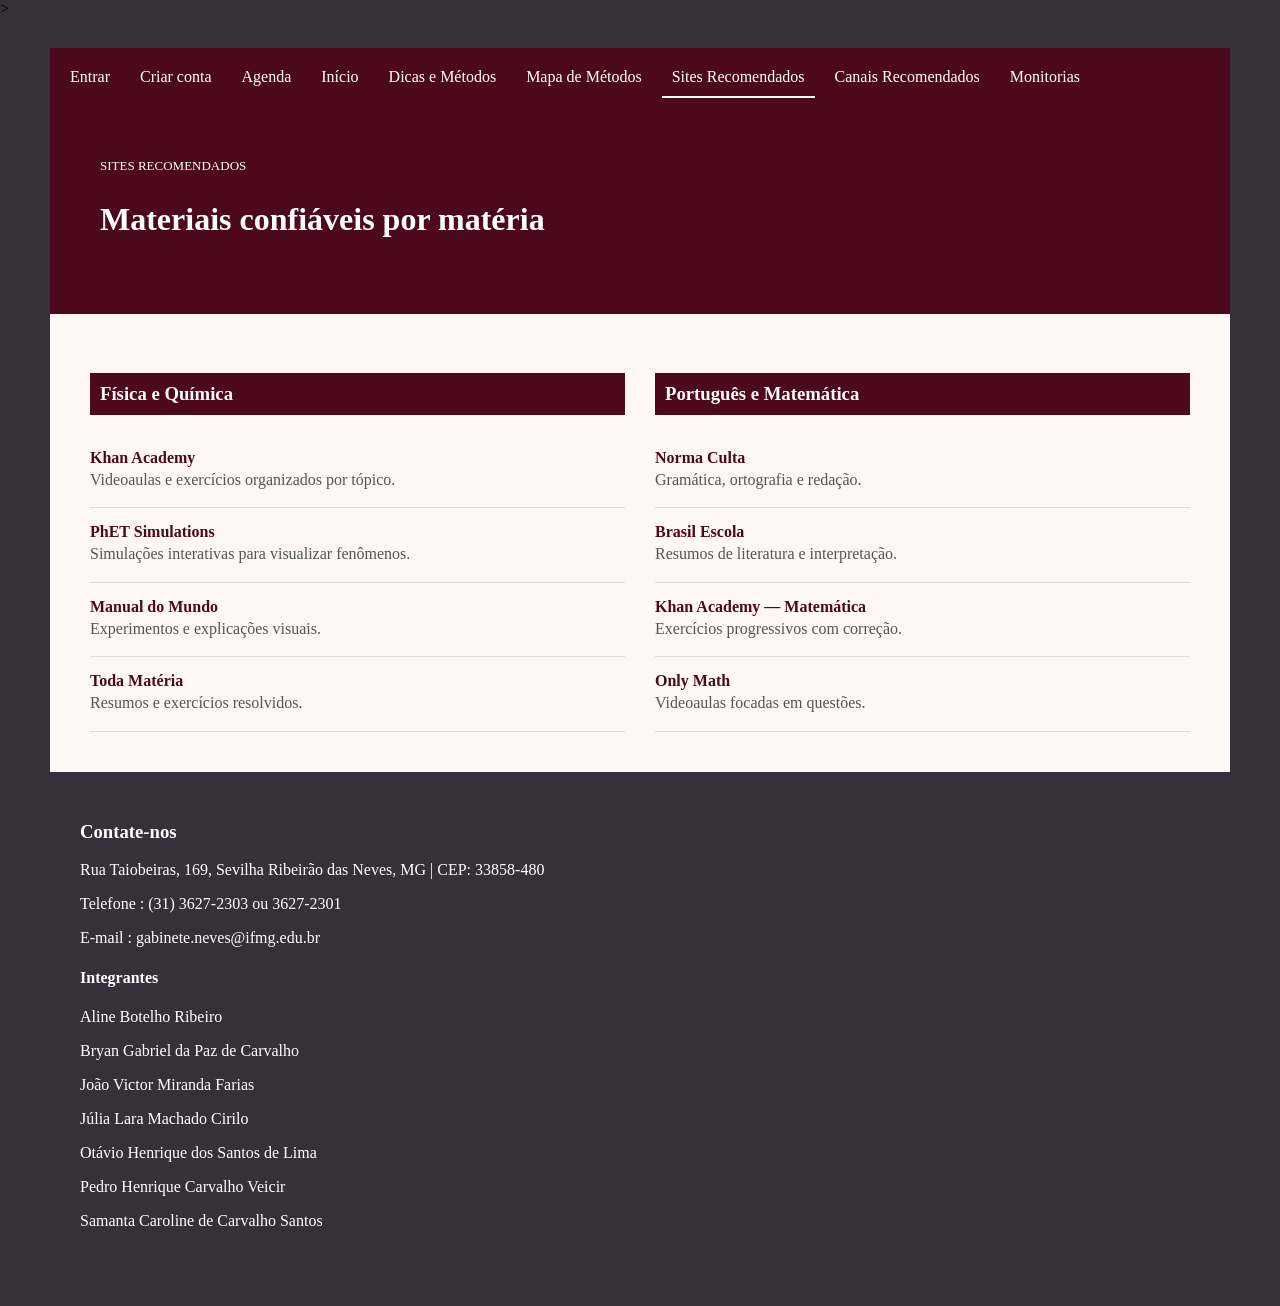
<file: sites.html>
<html lang="pt-BR">
    <head>
        <meta charset="UTF-8">
        <meta
            name="viewport"
            content="width=device-width, initial-scale=1.0"
        >
        <title> Ifocus| Sites Recomendados</title>  >
        <link rel="stylesheet" href="style.css">
    </head>
    <body>
        <div class="pag_principal">
            <nav class="menu">
                <a href="entrar.html">Entrar</a>
                <a href="cadastro.html">Criar conta</a>
                <a href="agenda.html">
                    Agenda
                </a>
                <a href="inicio.html">Início</a>
                <a href="dicas.html">Dicas e Métodos</a>
                <a href="metodos.html">Mapa de Métodos</a>
                <a
                    href="sites.html"
                    class="index"
                >
                    Sites Recomendados
                </a>
                <a href="canais.html">
                    Canais Recomendados
                </a>
                <a href="monitorias.html">
                    Monitorias
                </a>
            </nav>

            <!-- HERO -->
            <section class="cabeca">

                <div class="titulo_inferior">
                    SITES RECOMENDADOS
                </div>

                <h1>
                    Materiais confiáveis por matéria
                </h1>

            </section>

            <!-- SITES -->

            <main class="conteudo">
                <section class="materiais">
                    <!-- COLUNA 1 -->
                    <div class="materia">
                        <h3>
                            Física e Química
                        </h3>
                        <div class="item">

                            <div class="nome">
                                Khan Academy
                            </div>

                            <div class="descricao">
                                Videoaulas e exercícios organizados por tópico.
                            </div>

                        </div>
                        <div class="item">

                            <div class="nome">
                                PhET Simulations
                            </div>

                            <div class="descricao">
                                Simulações interativas para visualizar fenômenos.
                            </div>

                        </div>
                        <div class="item">

                            <div class="nome">
                                Manual do Mundo
                            </div>

                            <div class="descricao">
                                Experimentos e explicações visuais.
                            </div>

                        </div>
                        <div class="item">

                            <div class="nome">
                                Toda Matéria
                            </div>

                            <div class="descricao">
                                Resumos e exercícios resolvidos.
                            </div>
                        </div>
                    </div>  

                    <!-- COLUNA 2 -->
                    <div class="materia">
                        <h3>
                            Português e Matemática
                        </h3>
                        <div class="item">

                            <div class="nome">
                                Norma Culta
                            </div>

                            <div class="descricao">
                                Gramática, ortografia e redação.
                            </div>

                        </div>

                        <div class="item">

                            <div class="nome">
                                Brasil Escola
                            </div>

                            <div class="descricao">
                                Resumos de literatura e interpretação.
                            </div>

                        </div>

                        <div class="item">
                            <div class="nome">
                                Khan Academy — Matemática
                            </div>

                            <div class="descricao">
                                Exercícios progressivos com correção.
                            </div>
                        </div>

                        <div class="item">
                            <div class="nome">
                                Only Math
                            </div>
                            <div class="descricao">
                                Videoaulas focadas em questões.
                            </div>
                        </div>
                        
                    </div>
                </section>
            </main>
            <footer class="site-footer">

                <div class="col">
                    <h3>Contate-nos</h3>
                    <p>Rua Taiobeiras, 169, Sevilha Ribeirão das Neves, MG | CEP: 33858-480</p>
                    <p>Telefone : (31) 3627-2303 ou 3627-2301</p>
                    <p>E-mail : gabinete.neves@ifmg.edu.br</p>
            
                    <h4>Integrantes</h4>
                    <p>Aline Botelho Ribeiro</p>
                    <p>Bryan Gabriel da Paz de Carvalho</p>
                    <p>João Victor Miranda Farias</p>
                    <p>Júlia Lara Machado Cirilo</p>
                    <p>Otávio Henrique dos Santos de Lima</p>
                    <p>Pedro Henrique Carvalho Veicir</p>
                    <p>Samanta Caroline de Carvalho Santos</p>
                </div>
            </footer>
        </div>
    </body>
</html>
</file>
<file: style.css>
/*CONFIGURAÇÕES GERAIS*/
* {
  box-sizing: border-box;
  }

  body {
    margin: 0;
    background-color: #36303B;
}

/*PÁGINA PRINCIPAL*/
.pag_principal {
    max-width: 1180px;
    margin: 30px auto;
    background-color: #FFF6F6;
}

/*BARRA SUPERIOR*/
.navegador {
    background-color: #36303B;
    padding: 12px;
    display: flex;
    align-items: center;
}

/*MENU*/
.menu {
    background-color: #4C091D;
    display: flex;
    padding: 10px;
    gap: 10px;
}

.menu a {
    color: white;
    text-decoration: none;
    padding: 10px;
}

.menu a:hover {
    background-color: #580A25;
}

/* PÁGINA ATUAL */
.menu .index {
    border-bottom: 2px solid white;
}

/*LOGIN E CADASTRO*/
.login {
    display: flex;
    min-height: 560px;
}

/*LADO DOS TEXTOS*/
.textos {
    width: 50%;
    background-color: #36303B;
    color: white;
    display: flex;
    align-items: center;
    justify-content: center;
    padding: 40px;
}

.inicio {
    max-width: 350px;
}

/* LOGO */
.logo {
    font-size: 18px;
    font-weight: bold;
    margin-bottom: 20px;
}

/* TÍTULO */
.inicio h1 {
    font-size: 34px;
}

/* PARÁGRAFO */
.inicio p {
    line-height: 1.6;
}

/*FORMULÁRIO*/
.formulario {
    width: 50%;
    padding: 50px;
    display: flex;
    flex-direction: column;
    justify-content: center;
}

.formulario h2 {
    color: #4C091D;
}

.subtitulo {
    color: #8B8782;
    margin-bottom: 30px;
}

/*CAMPOS DO FORMULÁRIO*/
.campo {
    margin-bottom: 15px;
}

.campo label {
    display: block;
    margin-bottom: 5px;
    color: #4C091D;
    font-weight: bold;
}

.campo input {
    width: 100%;
    padding: 10px;
    border: 1px solid #ccc;
    border-radius: 5px;

}

/*BOTÃO LOGIN*/
.botao_login {
    background-color: #580A25;
    color: white;
    border: none;
    padding: 12px;
    border-radius: 5px;
    text-align: center;
    text-decoration: none;
    cursor: pointer;
    margin-top: 10px;
}
.botao_login:hover {
    background-color: #4C091D;
}

/*TROCAR DE CONTA*/
.trocar_conta {
    margin-top: 20px;
    color: #8B8782;
    text-align: center;
}
.trocar_conta a {
    color: #580A25;
    font-weight: bold;
    text-decoration: none;
}

/*HERO*/
.cabeca {
    background-color: #4C091D;
    color: white;
    padding: 50px;
}

.titulo_inferior {
    font-size: 13px;
    margin-bottom: 10px;
}

.cabeca h1 {
    font-size: 32px;
}

.cabeca p {
    line-height: 1.6;
}


/*CONTEÚDO GERAL*/

.conteudo{
    padding: 40px;
}

.titulo {
    color: #4C091D;
}

.descricao {
    color: #555;
    line-height: 1.6;
}

/*FOOTER*/

.site-footer {
    background-color: #36303B;
    color: white;
    padding: 30px;
    display: flex;
    justify-content: space-between;
    flex-wrap: wrap;
}

.site-footer a {
    color: white;
    text-decoration: none;
}

/*DICAS E MÉTODOS*/
.area_metodo{
    display: grid;
    grid-template-columns: 1fr 1fr;
    gap: 20px;
}

.area_conteudo {
    background-color: white;
    padding: 20px;
    border-left: 4px solid #580A25;
    border-radius: 5px;
}

.area_conteudo h3 {
    color: #4C091D;
}

.area_conteudo p {
    color: #555;
    line-height: 1.5;
}

/*COMENTÁRIOS*/
.area_comentario {
    background-color: white;
    padding: 20px;
    margin-top: 30px;
    border: 1px solid #ccc;
    border-radius: 10px;
}

.area_comentario h4 {
    color: #4C091D;
}

/* COMENTÁRIO */

.comentario {
    display: flex;
    gap: 10px;
    padding: 15px 0;
    border-bottom: 1px solid #ddd;
}

/* FOTO / INICIAL DO USUÁRIO */

.avatar {
    width: 35px;
    height: 35px;
    background-color: #4C091D;
    color: white;
    border-radius: 50%;
    display: flex;
    align-items: center;
    justify-content: center;
}

/* TEXTO DO COMENTÁRIO */

.corpo {
    display: flex;
    flex: 1;
}

.user {
    font-weight: bold;
    color: #4C091D;
}

.texto {
    color: #555;
}

/* CAMPO PARA COMENTAR */

.comment-form {
    display: flex;
    gap: 10px;
    margin-top: 15px;
}

.comment-form input {
    display: flex;
    flex: 1;
    padding: 10px;
    border: 1px solid #ccc;
    border-radius: 5px;
}

.comment-form button {
    background-color: #580A25;
    color: white;
    border: none;
    padding: 10px 20px;
    border-radius: 5px;
    cursor: pointer;
}

/*SITES RECOMENDADOS*/
.materiais {
    display: grid;
    grid-template-columns: 1fr 1fr;
    gap: 30px;
}

.materia h3 {
    background-color: #4C091D;
    color: white;
    padding: 10px;
}

.item {
    padding: 15px 0;
    border-bottom: 1px solid #ddd;
}

.nome {
    font-weight: bold;
    color: #4C091D;
}

.descricao {
    color: #555;
}

/*MONITORIAS*/

.schedule-grid {
    display: grid;
    grid-template-columns: 1fr 1fr;
    gap: 20px;
}

.dia {
    background-color: white;
    padding: 20px;
    border-top: 4px solid #580A25;
    border-radius: 5px;
}

.dia h4 {
    color: #4C091D;
}

.monit {
    margin-top: 10px;
    color: #555;
}

.monit b {
    color: #4C091D;
}

/*MAPA DE MÉTODOS*/

.area_mapa {
    background-color: white;
    padding: 30px;
    border-radius: 10px;
}

.mapa_mental {
    display: flex;
    position: relative;
    width: 100%;
    height: 440px;
}

/* CENTRO DO MAPA */

.centro {
    display: flex;
    position: absolute;
    left: 50%;
    top: 50%;
    transform: translate(-50%, -50%);
    width: 120px;
    height: 120px;
    background-color: #580A25;
    color: white;
    border-radius: 50%;
    display: flex;
    align-items: center;
    justify-content: center;
}

/* CAIXAS DO MAPA */

.metodo_mapa {
    display: flex;
    position: absolute;
    width: 190px;
    background-color: #FFF6F6;
    padding: 10px;
    border: 1px solid #ccc;
    border-radius: 5px;
}

.metodo_mapa h5 {
    margin: 0 0 5px 0;
    color: #4C091D;
}

.metodo_mapa p {
    margin: 0;
    color: #555;
}

/* LINHAS DO MAPA */

.mm-line {
    position: absolute;
    height: 2px;
    background-color: #8B8782;
    transform-origin: left;
}

/*RESPONSIVIDADE*/

@media (max-width: 760px) {

/* LOGIN */

.login {
    display: flex;
    flex-direction: column;
}

.textos,
.formulario {
    width: 100%;
}

/* MENU */

.menu {
    display: flex;
    flex-wrap: wrap;
}

/* MÉTODOS */

.area_metodo {
    display: grid;
    grid-template-columns: 1fr;
}

/* SITES */

.materiais {
    display: grid;
    grid-template-columns: 1fr;
}

/* MONITORIAS */

.schedule-grid {
    grid-template-columns: 1fr;
}

/* MAPA */

.metodo_mapa {
    height: auto;
}

.metodo_mapa,
.centro {
    position: static;
    transform: none;
    width: 100%;
    margin-bottom: 15px;
    min-height: 80px;
}

.mm-line {
    display: none;
}
}

/*AGENDA*/

.body-agenda {
    margin: 0;
    height: 100%;
    overflow: hidden;
    /*
    background-color: #9b85bb;
    */
}


.lista-navbar {
    list-style-type: none;
    margin: 0;
    padding: 1.5;
    display: flex;
    justify-content: flex-end;
    gap: 5px;
}

.lista-navbar img {
    width: 27px;
    height: 27px;
    object-fit: cover;
    display: block;
}

.main-agenda {
    display: flex;
    flex-direction: row;
    height: 100vh;
}



.dias-semana {  
    background-color: #b4b1ac;
    width: 25%;
    height: 100%;
    
    
}

.calendario {
    background-color: #8B8782;
    width: 75%;
    height: 100%;
    
 
}

.tabela-calendario {
    display: flex;
    justify-content: center;
    font-family: Georgia, 'Times New Roman', Times, serif;
    font-size: x-large;
 
   
}

.coluna-calendario {
    padding: 30px;
}

.mes-ano-calendario {
    display: flex;
    margin: auto;
    justify-content: center;
    position: relative;
    top: 50px;
}

.container-tabela {
    display: flex;
    flex-direction: column;
    gap: 24px;
    width: 100%;

}

.dia {
    position: relative;
    display: flex;
    flex-direction: column;
    align-items: center;
    width: 100%;
    margin-top: 25px;
}

.titulo-dia-semana  {
    position: absolute;
    top: -17px;
    left: 30;
    z-index: 10;
    margin: 0;
    padding: 2px, 14px;
    font-size: 14px;
    border: 1px solid black;
    
}

.tabela-dias-semana {
    width: 80%;
    border-collapse: collapse;
    border: 2px solid black;
   
}

.tabela-dias-semana td {
    height: 38px;
    border: 1px solid black;
}

.observacoes {
    border: 2px solid black;
    width: 79%;
    height: 80px;
    background-color: #8B8782;
}

.dia:nth-child(odd) table{
     background-color: #4C091D;
}

.dia:nth-child(even) table{
    background-color: #8B8782;
}

.dia:nth-child(odd) h4{
    background-color: #8B8782;
    color: black;
}

.dia:nth-child(even) h4{
    background-color: #4C091D;
    color: white;
}
</file>
